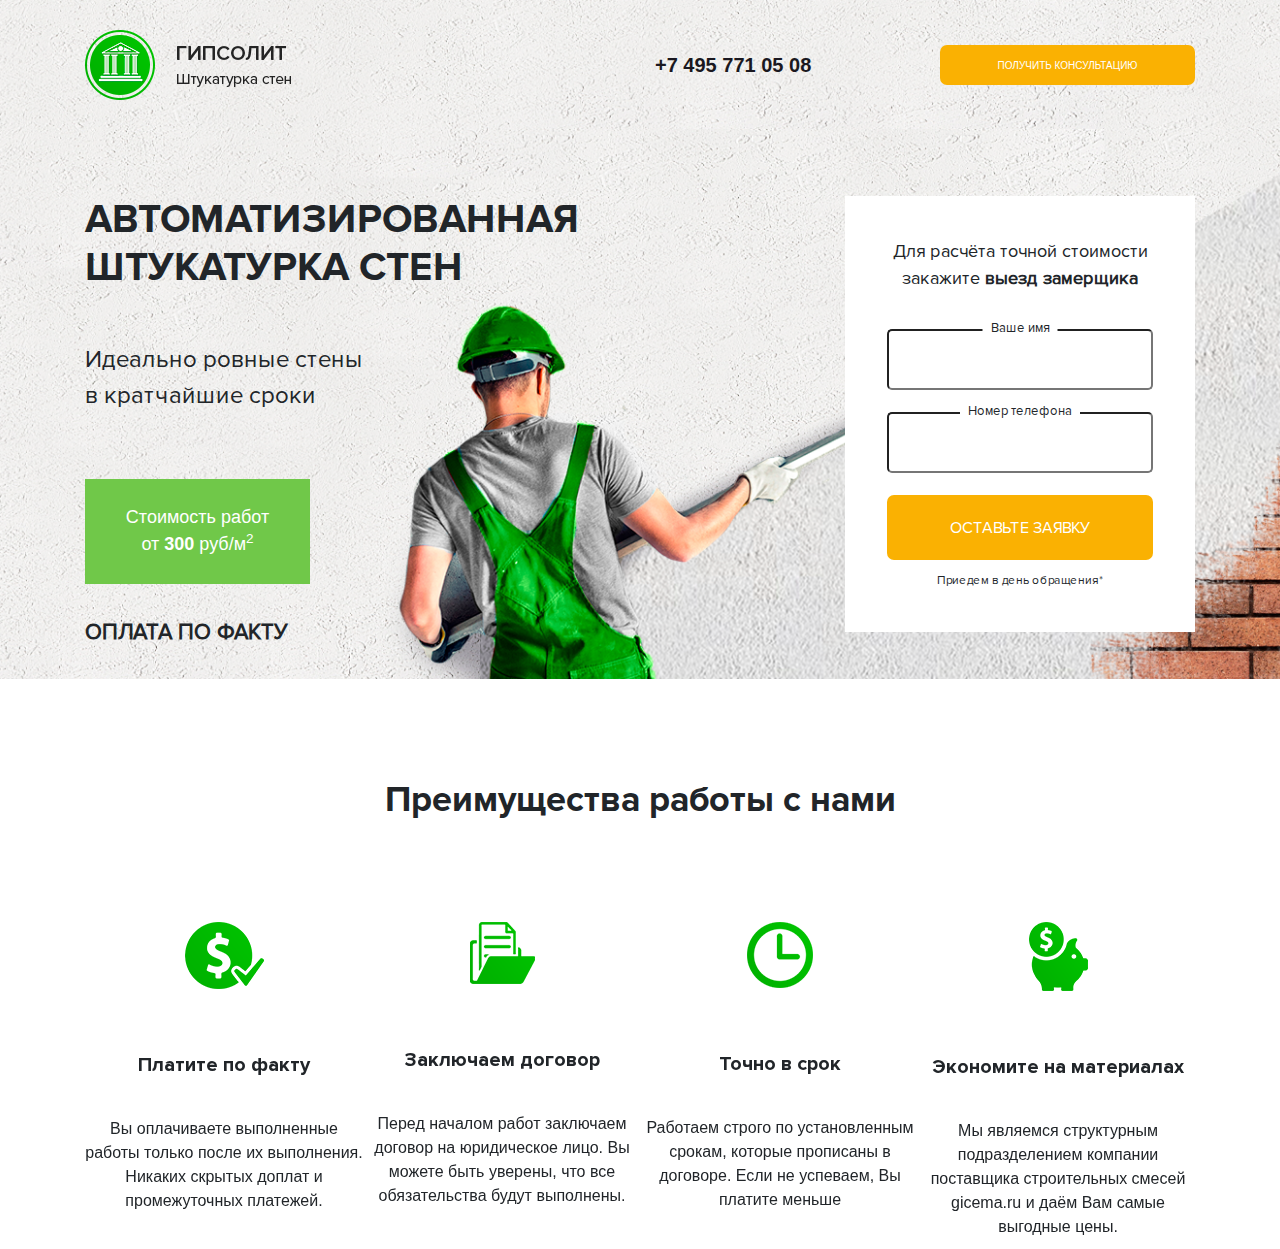
<file: index.html>
<!doctype html>
<html lang="en">
    <head>
    <!-- Required meta tags -->
    <meta charset="utf-8">
    <meta name="viewport" content="width=device-width, initial-scale=1, shrink-to-fit=no">
    <!-- Bootstrap CSS -->
    <link rel="stylesheet" href="https://stackpath.bootstrapcdn.com/bootstrap/4.3.1/css/bootstrap.min.css" integrity="sha384-ggOyR0iXCbMQv3Xipma34MD+dH/1fQ784/j6cY/iJTQUOhcWr7x9JvoRxT2MZw1T" crossorigin="anonymous">
    <title>Автоматизированная штукатурка стен</title>
    <link rel="stylesheet" href="css/bootstrap_my.css">
    <link rel="stylesheet" href="less/style.css">
    </head>
    <body>

        <div class="main">
            <div class="container">
                <div class="header">
                    <div class="row">
    
                        <div class="col-xl-3 col-md-3">
                            <img src="img/logo.png" alt="">
                        </div>
    
                        <div class="phone col-xl-3 offset-xl-3 col-md-4 offset-md-2">
                            <div class="phone-link">
                                <a href="#">+7 495 771 05 08</a>
                            </div>
                        </div>
    
                        <div class="col-xl-3 col-md-3">
                            <div class="wrap">
                                <div class="wrap-block">
                                    <button class="button btn-link">получить консультацию</button>
                                </div>
                            </div>
                        </div>
    
                    </div>
                </div>
                <div class="main-content">
                    <div class="row">
                        <div class="col-lg-5">
                            <div class="main-title">
                                <h1>Автоматизированная <br>штукатурка стен</h1>
                                <p class="main-subtitle">Идеально ровные стены <br>в кратчайшие сроки</p>
                                <div class="price">
                                    <span>Стоимость работ <br>от
                                        <strong>300 </strong>руб/м<sup>2</sup></span>
                                </div>
                                <strong class="main-trigger">Оплата по факту</strong>
                            </div>
                        </div>
                        <div class="col-lg-4 offset-lg-3 col-md-8 offset-md-2">
                            <div class="main-form">
                                <div class="main-form-title">
                                    Для расчёта точной стоимости <br>закажите <strong>выезд замерщика</strong>
                                </div>
                                <label for="#">Ваше имя</label>
                                <input class="main-form-input" type="text">
                                <label for="#">Номер телефона</label>
                                <input class="main-form-input" type="text">
                                <button class="button main-form-btn" type="submit">Оставьте заявку</button>
                                <div class="main-form-subtitle">
                                    Приедем в день обращения*
                                </div>
                            </div>
                        </div>
                    </div>
                </div>
            </div>
        </div>

        <div class="features-box">
            <div class="container">
                <div class="features-header">
                    <h2>Преимущества работы с нами</h2>
                </div>
                <div class="features">
                    <div class="features-block">
                        <div class="img">
                            <picture>
                                <source srcset="img/features/coin.svg" type="image/">
                                <img src="img/features/coin.png" alt="Платите по факту
                                ">
                            </picture>
                        </div>
                        <h3>Платите по факту</h3>
                        <p>Вы оплачиваете выполненные работы только после их выполнения. Никаких скрытых доплат и промежуточных платежей.
                            </p>
                    </div>
                    <div class="features-block">
                        <div class="img">
                            <picture>
                                <source srcset="img/features/folder.svg" type="image/">
                                <img src="img/features/folder.png" alt="Заключаем договор
                                ">
                            </picture>
                        </div>
                        <h3>Заключаем договор</h3>
                        <p>Перед началом работ заключаем договор на юридическое лицо. Вы можете быть уверены, что все обязательства будут выполнены.
                            </p>
                    </div>
                    <div class="features-block">
                        <div class="img">
                            <picture>
                                <source srcset="img/features/clock.svg" type="image/">
                                <img src="img/features/clock.png" alt="Точно в срок">
                            </picture>
                        </div>
                        <h3>Точно в срок</h3>
                        <p>Работаем строго по установленным срокам, которые прописаны 
                                в договоре. Если не успеваем, Вы платите меньше</p>
                    </div>
                    <div class="features-block">
                        <div class="img">
                            <picture>
                                <source srcset="img/features/piggy-bank.svg" type="image/">
                                <img src="img/features/piggy-bank.png" alt="Экономите на материалах">
                            </picture>
                        </div>
                        <h3>Экономите на материалах</h3>
                        <p>Мы являемся структурным подразделением компании поставщика строительных смесей gicema.ru  и даём Вам самые 
                                выгодные цены.
                                </p>
                    </div>
                </div>
            </div>
        </div>
    <script
        src="https://code.jquery.com/jquery-1.12.4.min.js"
        integrity="sha256-ZosEbRLbNQzLpnKIkEdrPv7lOy9C27hHQ+Xp8a4MxAQ="
        crossorigin="anonymous"></script>
    <script src="https://stackpath.bootstrapcdn.com/bootstrap/4.3.1/js/bootstrap.min.js"></script>
    <link rel="stylesheet" href="slick/slick/slick.css">
    <link rel="stylesheet" href="slick/slick/slick-theme.css">
    <script src="slick/slick/slick.min.js"></script>

    <script>
        $(document).ready(function(){
            $('.features').slick({
                infinite: true,
                slidesToShow: 4,
                slidesToScroll: 1,
                responsive: [
                    {
                        breakpoint: 991,
                        settings: {
                            slidesToShow: 2,
                            prevArrow: '<button class="slider-btn prev"></button>',
                            nextArrow: '<button class="slider-btn next"></button>',
                            slidesToScroll: 2,
                        }
                    },
                    {
                        breakpoint: 767,
                        settings: {
                            slidesToShow: 1,
                            prevArrow: '<button class="slider-btn prev"></button>',
                            nextArrow: '<button class="slider-btn next"></button>',
                            slidesToScroll: 1
                        }
                    },
                ]
            });
        });
    </script>

    </body>
</html>
</file>
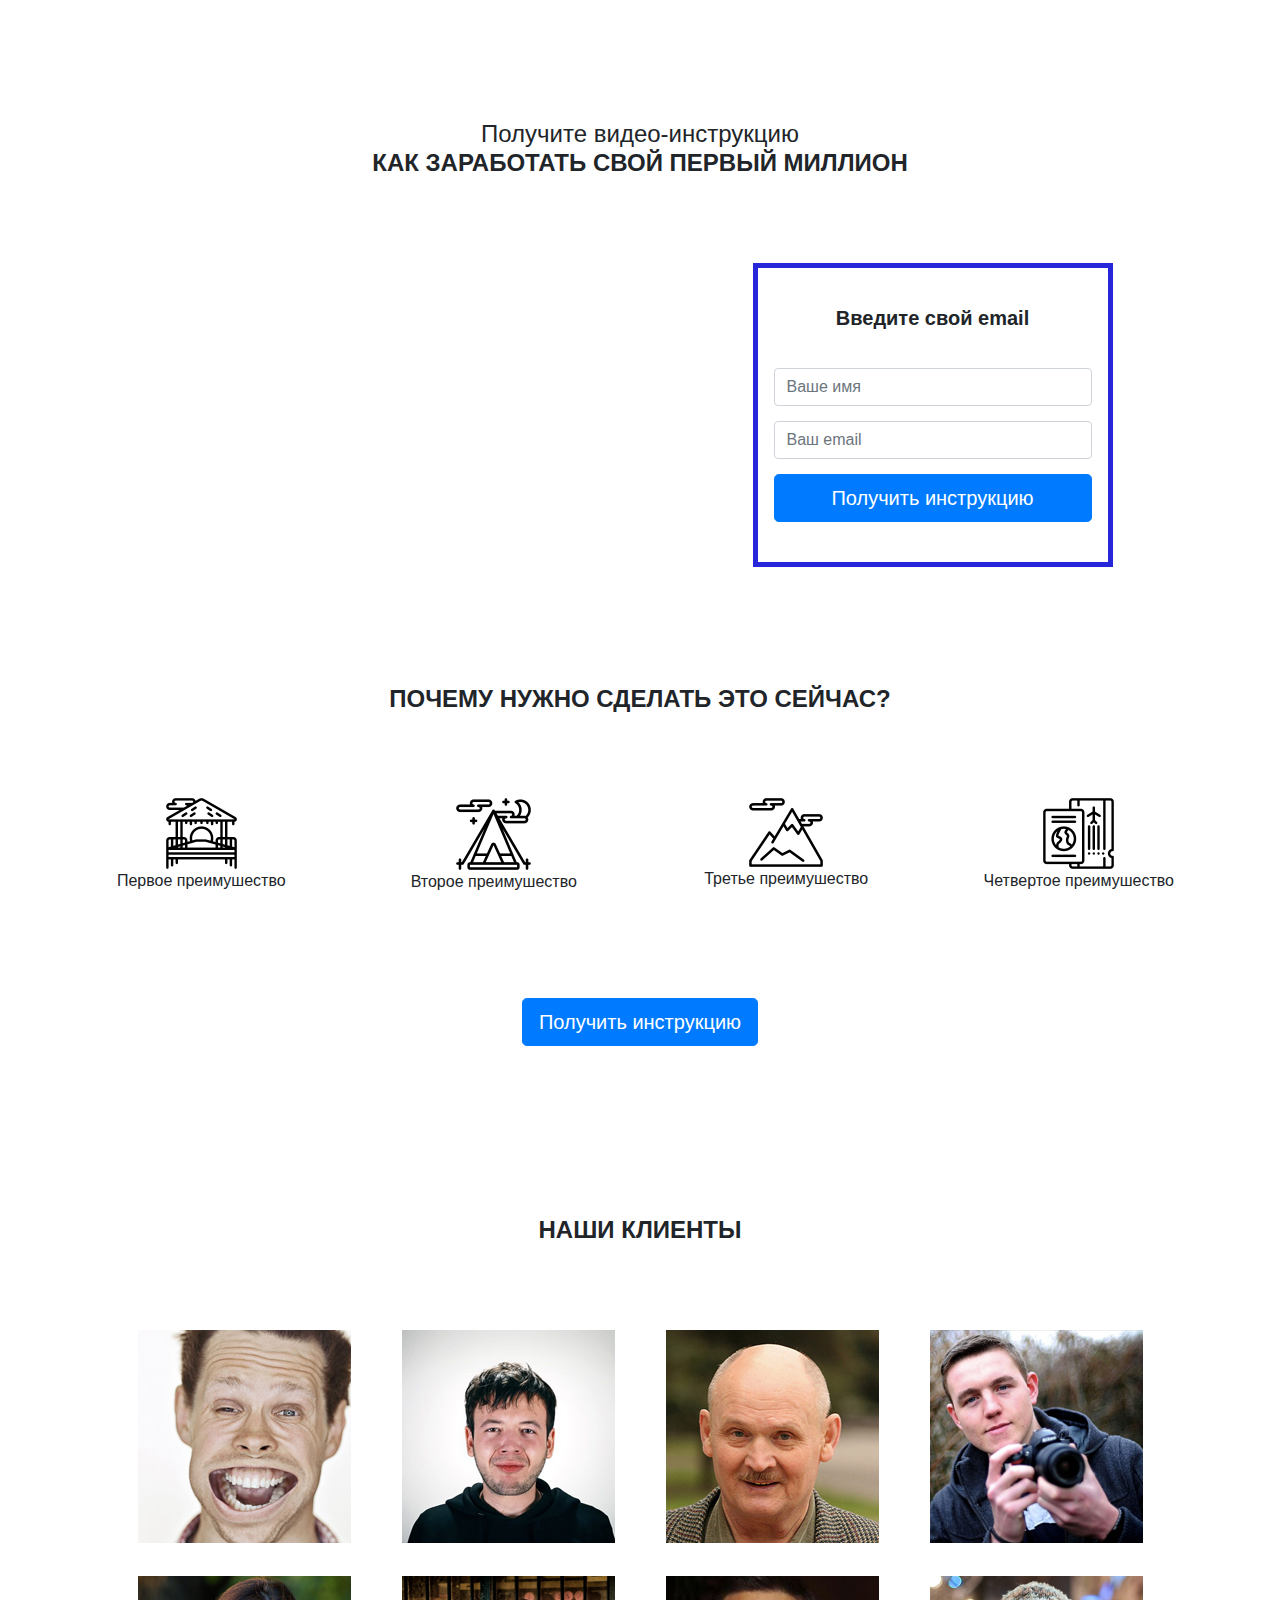
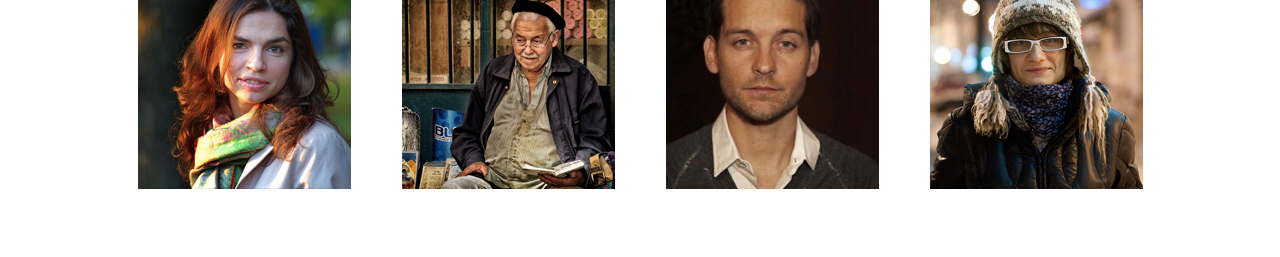
<file: lesson_12/index.html>
<!DOCTYPE html>
<html lang="en">
<head>
    <meta charset="UTF-8">
    <meta name="viewport" content="width=device-width, initial-scale=1.0">
    <meta http-equiv="X-UA-Compatible" content="ie=edge">
    <title>Document</title>
    <link rel="stylesheet" href="css/bootstrap.css">
    <link rel="stylesheet" href="css/style.css">
</head>
<body>
    
    <div class="container">
        <div class="row">
           <div class="col-lg-8 offset-lg-2">
                <h1 class="text-center">
                    <span>Получите видео-инструкцию</span><br>
                    <strong class="text-uppercase">Как заработать свой первый миллион</strong>
                </h1>
           </div>
        </div>
        <div class="main-box">
            <div class="row">
                <div class="col-lg-6 offset-lg-1 col-sm-12">
                    <div class="video">
                            <iframe width="100%" height="315" src="https://www.youtube.com/embed/ayVLjyWqMCs" frameborder="0" allow="accelerometer; autoplay; encrypted-media; gyroscope; picture-in-picture" allowfullscreen></iframe>
                    </div>
                </div>
                <div class="col-lg-4 offset-lg-0 col-sm-12">
                    <div class="form-box">
                        <div class="form-header text-center">Введите свой email</div>
                        <form action="#">
                            <input type="text" class="form-control input-lg" placeholder="Ваше имя">
                            <input type="text" class="form-control input-lg" placeholder="Ваш email">
                            <button class="btn btn-primary btn-block btn-lg">Получить инструкцию</button>
                        </form>
                    </div>
                </div>
            </div>
        </div>
    </div>
    <div class="container">
        <div class="row">
            <div class="col-lg-12">
                <h2 class="text-uppercase text-center">Почему нужно сделать это сейчас?</h2>
            </div>
        </div>
            <div class="row text-center">
                        <div class="feature-box col-lg-3 col-md-6 col-sm-12">
                            <img src="img/001.png" alt="1 преимущество">
                            <p>Первое преимушество</p>
                        </div>
                        <div class="feature-box col-lg-3 col-md-6 col-sm-12">
                            <img src="img/002.png" alt="2 преимущество">
                            <p>Второе преимушество</p>
                        </div>
                        <div class="feature-box col-lg-3 col-md-6 col-sm-12">
                            <img src="img/003.png" alt="3 преимущество">
                            <p>Третье преимушество</p>
                        </div>
                        <div class="feature-box col-lg-3 col-md-6 col-sm-12">
                            <img src="img/004.png" alt="4 преимущество">
                            <p>Четвертое преимушество</p>
                        </div>
                </div>
            <div class="row">
                    <button class="btn btn-primary btn-lg mx-auto">Получить инструкцию</button>
            </div>
    </div>
    <div class="container">
        <div class="row text-center">
            <div class="col-lg-12">
                <h2 class="client-header text-uppercase">Наши клиенты</h2>
            </div>
        </div> 
        <div class="clients-pictures text-center">
                <div class="row">
                        <div class="picture col-lg-3 col-md-6 col-sm-12"><img src="img/01.jpg" alt="Фото клиента"></div>
                        <div class="picture col-lg-3 col-md-6 col-sm-12"><img src="img/02.jpg" alt="Фото клиента"></div>
                        <div class="picture col-lg-3 col-md-6 col-sm-12"><img src="img/03.jpg" alt="Фото клиента"></div>
                        <div class="picture col-lg-3 col-md-6 col-sm-12"><img src="img/04.jpg" alt="Фото клиента"></div>
                    </div>
                    <div class="row">
                        <div class="picture col-lg-3 col-md-6 col-sm-12"><img src="img/05.jpg" alt="Фото клиента"></div>
                        <div class="picture col-lg-3 col-md-6 col-sm-12"><img src="img/06.jpg" alt="Фото клиента"></div>
                        <div class="picture col-lg-3 col-md-6 col-sm-12"><img src="img/07.jpg" alt="Фото клиента"></div>
                        <div class="picture col-lg-3 col-md-6 col-sm-12"><img src="img/08.jpg" alt="Фото клиента"></div>
                    </div>
                </div>
        </div>

</body>
</html>
</file>
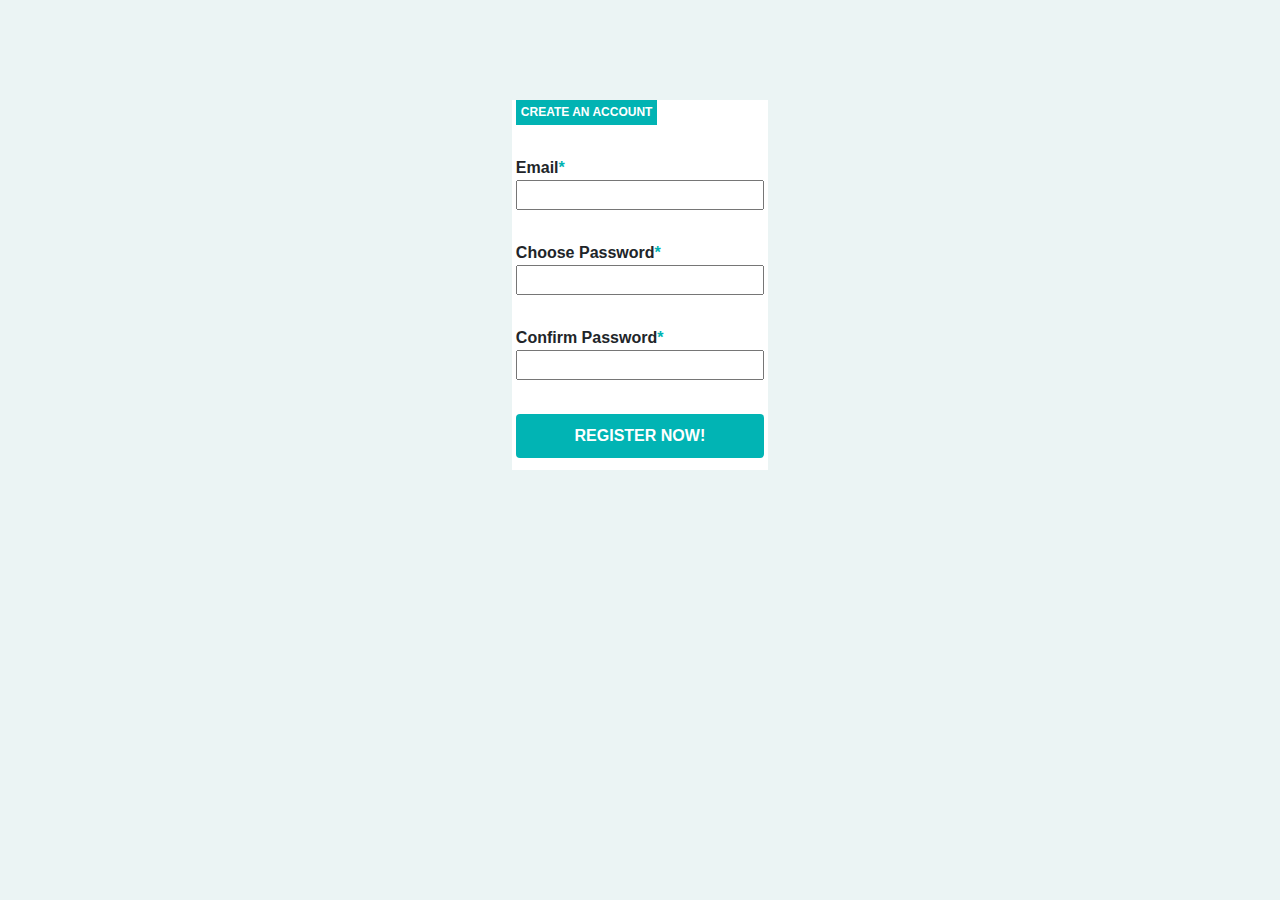
<file: lesson_13/index.html>
<!DOCTYPE html>
<html lang="en">
<head>
    <meta charset="UTF-8">
    <meta name="viewport" content="width=, initial-scale=1.0">
    <meta http-equiv="X-UA-Compatible" content="ie=edge">
    <link rel="stylesheet" href="css/bootstrap.css">
    <link rel="stylesheet" href="css/style.css">
    <title>Document</title>
</head>
<body>
    <div class="form-block text-center">
        <div class="form">
            <div class="title">
                <p>Create an account</p>
            </div>
            <div class="main-form">
                <div class="email">
                    <p>Email<span>*</span></p>
                    <input type="text">
                </div>
                <div class="choose-password">
                    <p>Choose Password<span>*</span></p>
                    <input type="text">
                </div>
                <div class="Confirm-password">
                    <p>Confirm Password<span>*</span></p>
                    <input type="text">
                </div>
            </div>
            <div class="button">
                <button class="btn btn-default" type="button">register now!</button>
            </div>
        </div>
    </div>
</body>
</html>
</file>
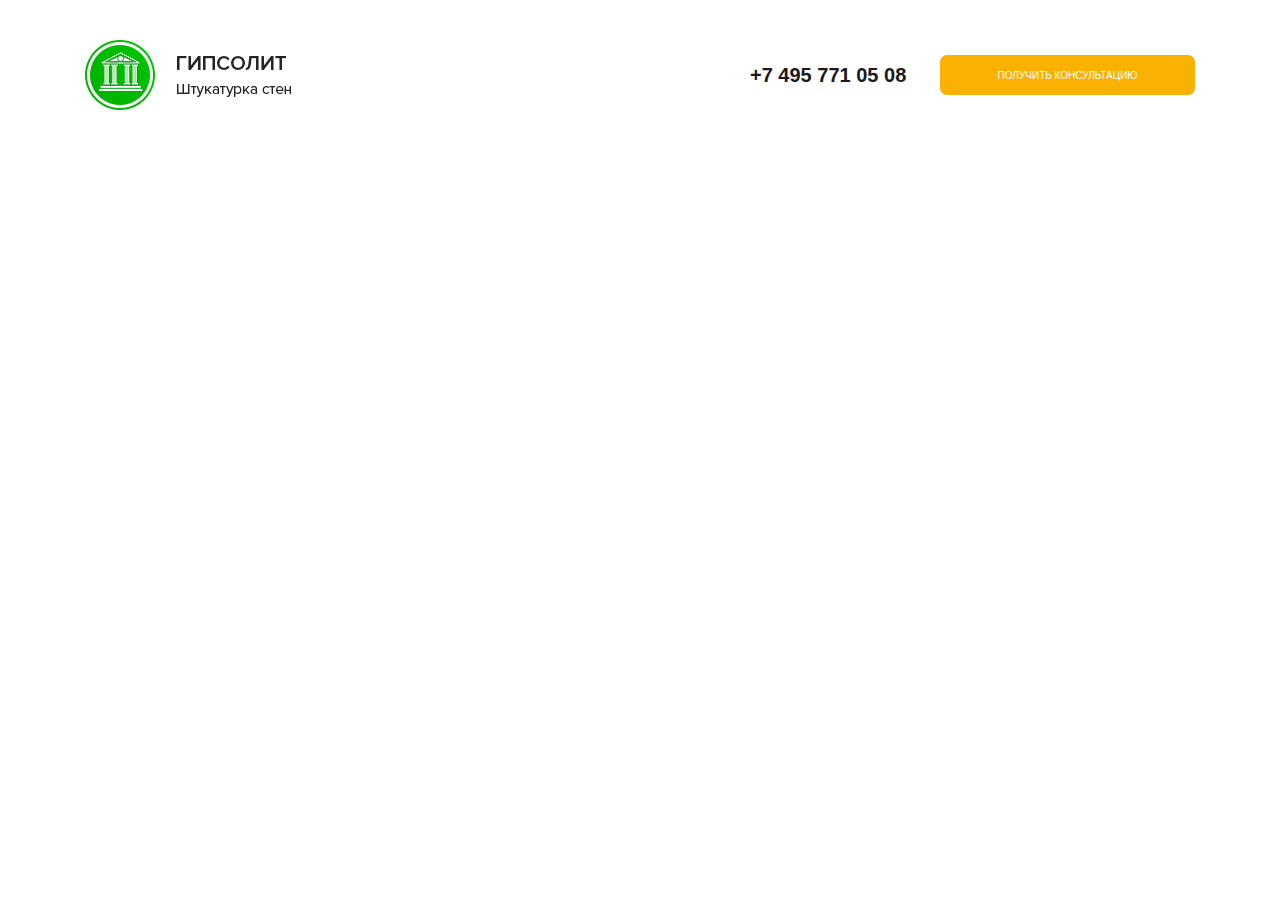
<file: lesson_14/index.html>
<!doctype html>
<html lang="en">
    <head>
    <!-- Required meta tags -->
    <meta charset="utf-8">
    <meta name="viewport" content="width=device-width, initial-scale=1, shrink-to-fit=no">
    <!-- Bootstrap CSS -->
    <link rel="stylesheet" href="https://stackpath.bootstrapcdn.com/bootstrap/4.3.1/css/bootstrap.min.css" integrity="sha384-ggOyR0iXCbMQv3Xipma34MD+dH/1fQ784/j6cY/iJTQUOhcWr7x9JvoRxT2MZw1T" crossorigin="anonymous">
    <title>Автоматизированная штукатурка стен</title>
    <link rel="stylesheet" href="css/bootstrap_my.css">
    <link rel="stylesheet" href="less/style.css">
    </head>
    <body>

        <div class="container">
            <div class="header">
                <div class="row">

                    <div class="col-md-3">
                        <img src="img/logo.png" alt="">
                    </div>

                    <div class="col-md-2 offset-md-4">
                        <div class="phone-link">
                            <a href="#">+7 495 771 05 08</a>
                        </div>
                    </div>

                    <div class="col-md-3">
                        <div class="wrap">
                            <div class="wrap-block">
                                <button class="button btn-link">получить консультацию</button>
                            </div>
                        </div>
                    </div>

                </div>
            </div>
        </div>

    <script src="https://stackpath.bootstrapcdn.com/bootstrap/4.3.1/js/bootstrap.min.js" integrity="sha384-JjSmVgyd0p3pXB1rRibZUAYoIIy6OrQ6VrjIEaFf/nJGzIxFDsf4x0xIM+B07jRM" crossorigin="anonymous"></script>
    </body>
</html>
</file>
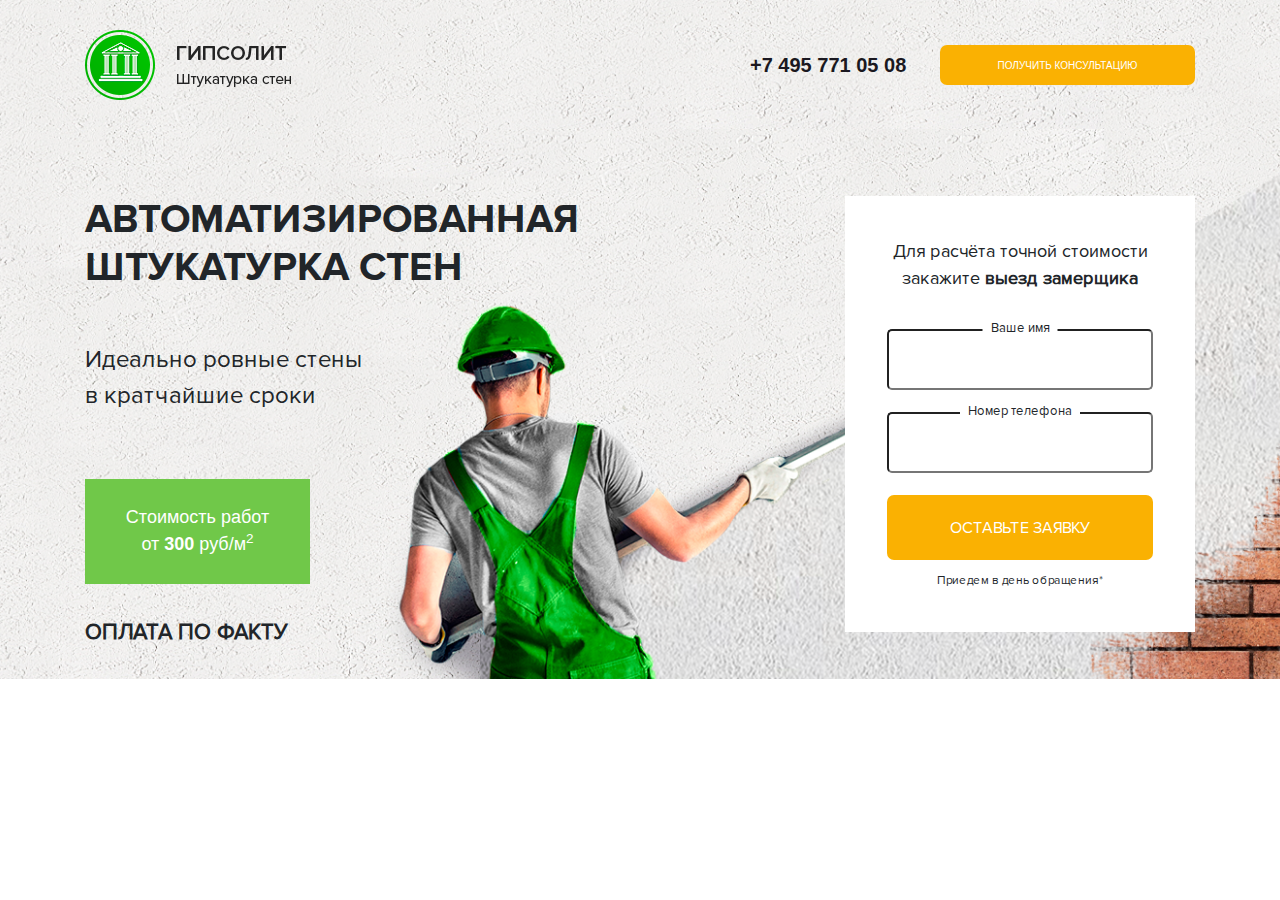
<file: lesson_19/index.html>
<!doctype html>
<html lang="en">
    <head>
    <!-- Required meta tags -->
    <meta charset="utf-8">
    <meta name="viewport" content="width=device-width, initial-scale=1, shrink-to-fit=no">
    <!-- Bootstrap CSS -->
    <link rel="stylesheet" href="https://stackpath.bootstrapcdn.com/bootstrap/4.3.1/css/bootstrap.min.css" integrity="sha384-ggOyR0iXCbMQv3Xipma34MD+dH/1fQ784/j6cY/iJTQUOhcWr7x9JvoRxT2MZw1T" crossorigin="anonymous">
    <title>Автоматизированная штукатурка стен</title>
    <link rel="stylesheet" href="css/bootstrap_my.css">
    <link rel="stylesheet" href="less/style.css">
    </head>
    <body>

        <div class="main">
            <div class="container">
                <div class="header">
                    <div class="row">
    
                        <div class="col-md-3">
                            <img src="img/logo.png" alt="">
                        </div>
    
                        <div class="col-md-2 offset-md-4">
                            <div class="phone-link">
                                <a href="#">+7 495 771 05 08</a>
                            </div>
                        </div>
    
                        <div class="col-md-3">
                            <div class="wrap">
                                <div class="wrap-block">
                                    <button class="button btn-link">получить консультацию</button>
                                </div>
                            </div>
                        </div>
    
                    </div>
                </div>
                <div class="main-content">
                    <div class="row">
                        <div class="col-md-5">
                            <div class="main-title">
                                <h1>Автоматизированная <br>штукатурка стен</h1>
                            </div>
                            <div class="main-subtitle">Идеально ровные стены <br>в кратчайшие сроки</div>
                            <span>
                                Стоимость работ <br>от
                                <strong>300 </strong>руб/м<sup>2</sup>
                            </span>
                            <div class="main-trigger">
                                <strong>Оплата по факту</strong>
                            </div>
                        </div>
                        <div class="offset-md-3 col-md-4">
                            <div class="main-form">
                                <div class="main-form-title">
                                    Для расчёта точной стоимости <br>закажите <strong>выезд замерщика</strong>
                                </div>
                                <label for="#">Ваше имя</label>
                                <input class="main-form-input" type="text">
                                <label for="#">Номер телефона</label>
                                <input class="main-form-input" type="text">
                                <button class="button main-form-btn" type="submit">Оставьте заявку</button>
                                <div class="main-form-subtitle">
                                    Приедем в день обращения*
                                </div>
                            </div>
                        </div>
                    </div>
                </div>
            </div>
        </div>

    <script src="https://stackpath.bootstrapcdn.com/bootstrap/4.3.1/js/bootstrap.min.js" integrity="sha384-JjSmVgyd0p3pXB1rRibZUAYoIIy6OrQ6VrjIEaFf/nJGzIxFDsf4x0xIM+B07jRM" crossorigin="anonymous"></script>
    </body>
</html>
</file>
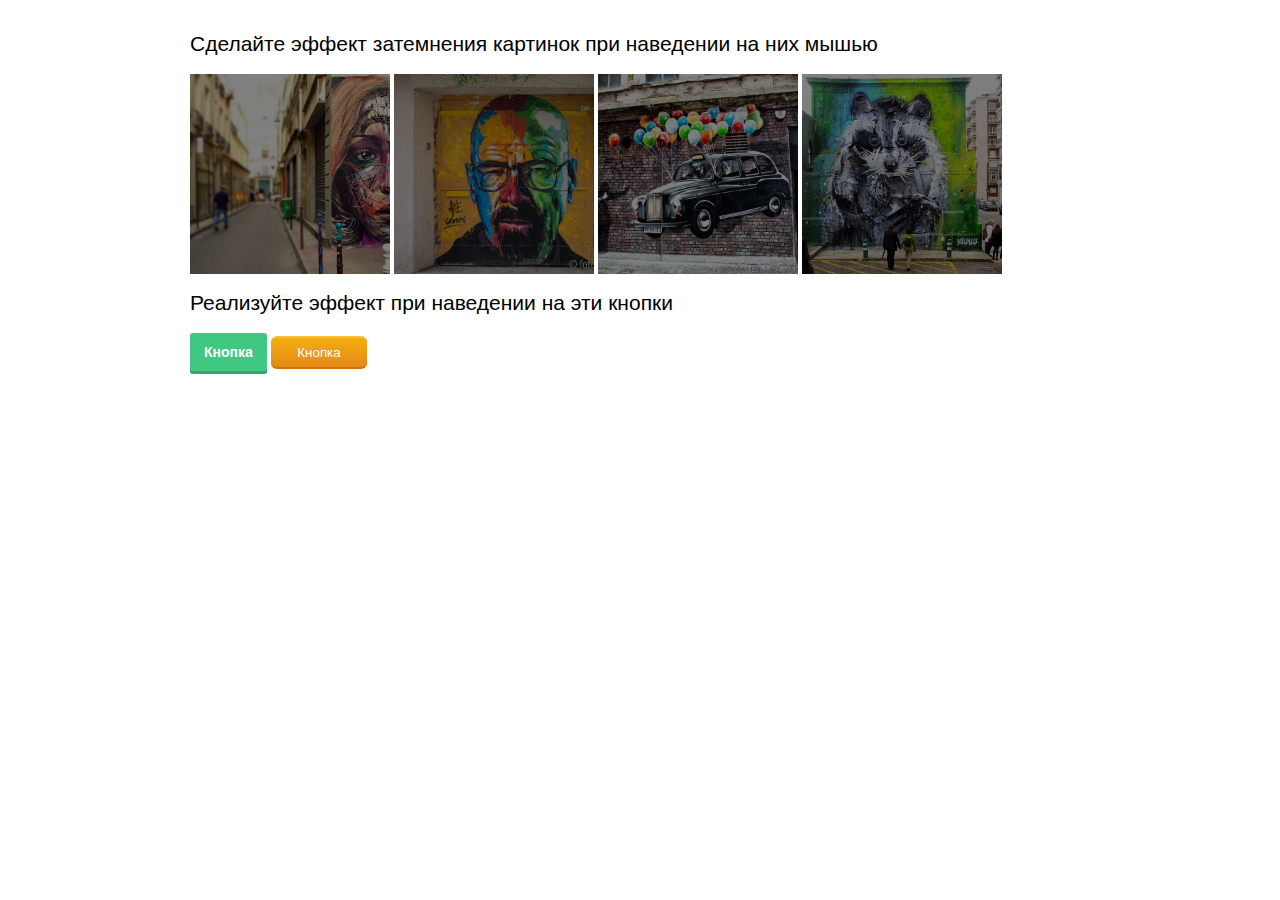
<file: lesson_20/index.html>
<!DOCTYPE html>
<html lang="en">
<head>
	<meta charset="UTF-8">
	<title>Задание к 15 уроку</title>
	<link rel="stylesheet" href="css/style.css">
</head>
<body>
		
		<div class="container">

			<section id="one">
				<h2>Сделайте эффект затемнения картинок при наведении на них мышью</h2>
				<div class="image image-one"></div>
				<div class="image image-two"></div>
				<div class="image image-three"></div>
				<div class="image image-four"></div>
			</section>	

			<section id="two">
				<h2>Реализуйте эффект при наведении на эти кнопки</h2>
				<button class="button button-one">Кнопка</button>
				<button class="button button-two">Кнопка</button>
			</section>
			
		</div>

</body>
</html>
</file>
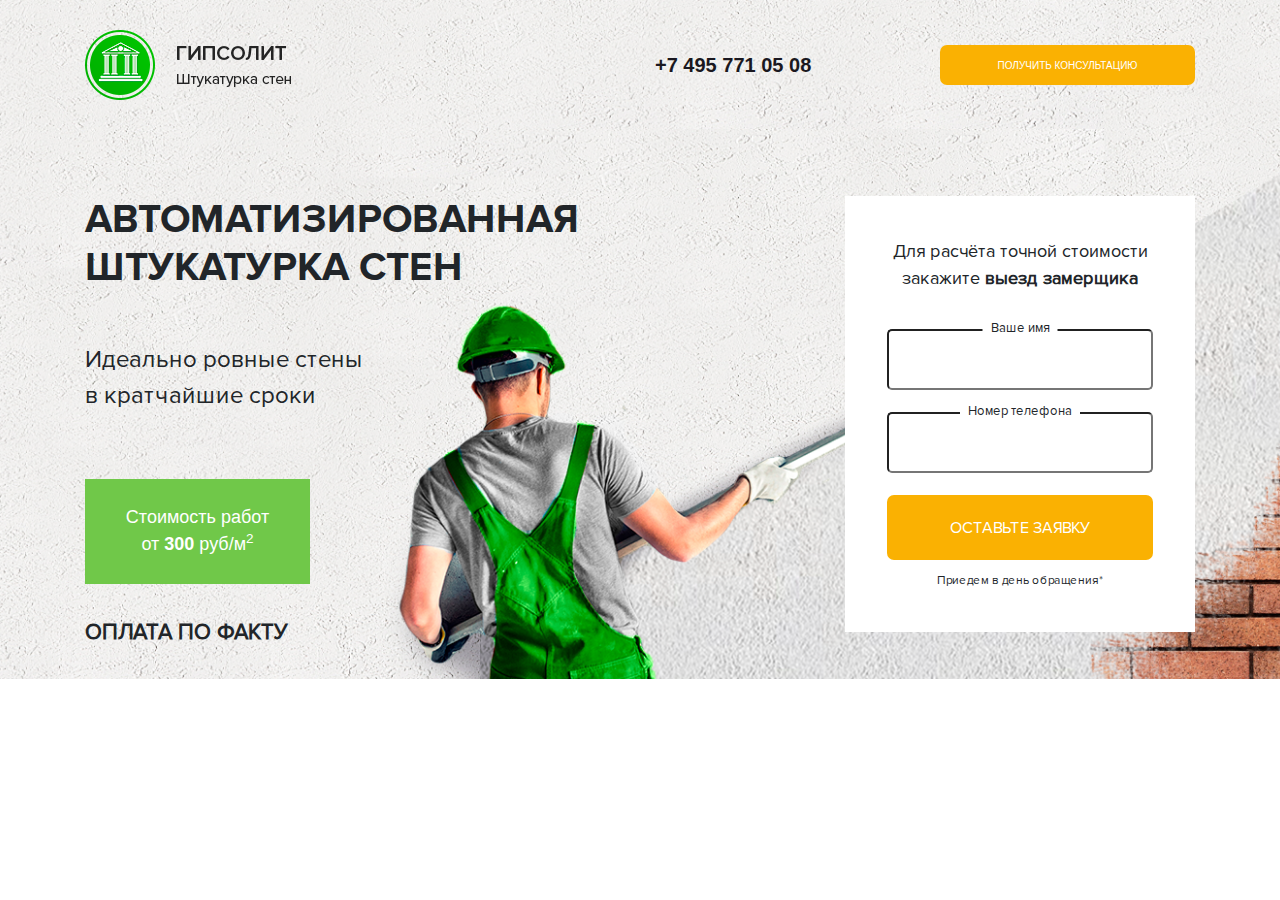
<file: lesson_21/index.html>
<!doctype html>
<html lang="en">
    <head>
    <!-- Required meta tags -->
    <meta charset="utf-8">
    <meta name="viewport" content="width=device-width, initial-scale=1, shrink-to-fit=no">
    <!-- Bootstrap CSS -->
    <link rel="stylesheet" href="https://stackpath.bootstrapcdn.com/bootstrap/4.3.1/css/bootstrap.min.css" integrity="sha384-ggOyR0iXCbMQv3Xipma34MD+dH/1fQ784/j6cY/iJTQUOhcWr7x9JvoRxT2MZw1T" crossorigin="anonymous">
    <title>Автоматизированная штукатурка стен</title>
    <link rel="stylesheet" href="css/bootstrap_my.css">
    <link rel="stylesheet" href="less/style.css">
    </head>
    <body>

        <div class="main">
            <div class="container">
                <div class="header">
                    <div class="row">
    
                        <div class="col-xl-3 col-md-3">
                            <img src="img/logo.png" alt="">
                        </div>
    
                        <div class="phone col-xl-3 offset-xl-3 col-md-4 offset-md-2">
                            <div class="phone-link">
                                <a href="#">+7 495 771 05 08</a>
                            </div>
                        </div>
    
                        <div class="col-xl-3 col-md-3">
                            <div class="wrap">
                                <div class="wrap-block">
                                    <button class="button btn-link">получить консультацию</button>
                                </div>
                            </div>
                        </div>
    
                    </div>
                </div>
                <div class="main-content">
                    <div class="row">
                        <div class="col-lg-5">
                            <div class="main-title">
                                <h1>Автоматизированная <br>штукатурка стен</h1>
                                <p class="main-subtitle">Идеально ровные стены <br>в кратчайшие сроки</p>
                                <div class="price">
                                    <span>Стоимость работ <br>от
                                        <strong>300 </strong>руб/м<sup>2</sup></span>
                                </div>
                                <strong class="main-trigger">Оплата по факту</strong>
                            </div>
                        </div>
                        <div class="col-lg-4 offset-lg-3 col-md-8 offset-md-2">
                            <div class="main-form">
                                <div class="main-form-title">
                                    Для расчёта точной стоимости <br>закажите <strong>выезд замерщика</strong>
                                </div>
                                <label for="#">Ваше имя</label>
                                <input class="main-form-input" type="text">
                                <label for="#">Номер телефона</label>
                                <input class="main-form-input" type="text">
                                <button class="button main-form-btn" type="submit">Оставьте заявку</button>
                                <div class="main-form-subtitle">
                                    Приедем в день обращения*
                                </div>
                            </div>
                        </div>
                    </div>
                </div>
            </div>
        </div>

    <script src="https://stackpath.bootstrapcdn.com/bootstrap/4.3.1/js/bootstrap.min.js" integrity="sha384-JjSmVgyd0p3pXB1rRibZUAYoIIy6OrQ6VrjIEaFf/nJGzIxFDsf4x0xIM+B07jRM" crossorigin="anonymous"></script>
    </body>
</html>
</file>
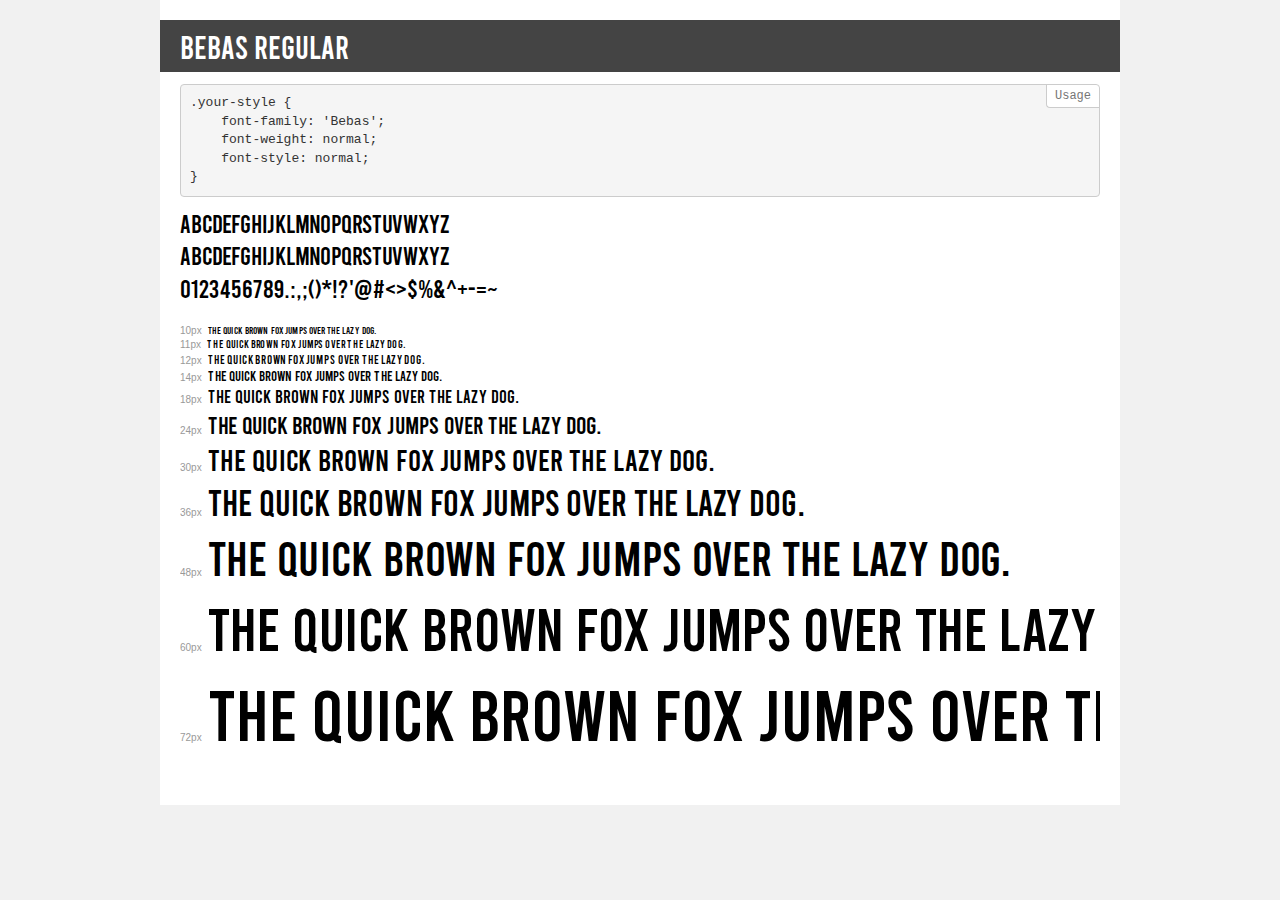
<file: fonts/fonts/bebas/demo.html>
<!DOCTYPE html>
<html>
<head>
    <meta charset="utf-8">
    <meta http-equiv="X-UA-Compatible" content="IE=edge">
    <meta name="viewport" content="width=device-width, initial-scale=1">
    <meta name="robots" content="noindex, noarchive">
    <meta name="format-detection" content="telephone=no">
    <title>Transfonter demo</title>
    <link href="stylesheet.css" rel="stylesheet">
    <style>
        /*
        http://meyerweb.com/eric/tools/css/reset/
        v2.0 | 20110126
        License: none (public domain)
        */
        html, body, div, span, applet, object, iframe,
        h1, h2, h3, h4, h5, h6, p, blockquote, pre,
        a, abbr, acronym, address, big, cite, code,
        del, dfn, em, img, ins, kbd, q, s, samp,
        small, strike, strong, sub, sup, tt, var,
        b, u, i, center,
        dl, dt, dd, ol, ul, li,
        fieldset, form, label, legend,
        table, caption, tbody, tfoot, thead, tr, th, td,
        article, aside, canvas, details, embed,
        figure, figcaption, footer, header, hgroup,
        menu, nav, output, ruby, section, summary,
        time, mark, audio, video {
            margin: 0;
            padding: 0;
            border: 0;
            font-size: 100%;
            font: inherit;
            vertical-align: baseline;
        }
        /* HTML5 display-role reset for older browsers */
        article, aside, details, figcaption, figure,
        footer, header, hgroup, menu, nav, section {
            display: block;
        }
        body {
            line-height: 1;
        }
        ol, ul {
            list-style: none;
        }
        blockquote, q {
            quotes: none;
        }
        blockquote:before, blockquote:after,
        q:before, q:after {
            content: '';
            content: none;
        }
        table {
            border-collapse: collapse;
            border-spacing: 0;
        }
        /* common styles */
        body {
            background: #f1f1f1;
            color: #000;
        }
        .page {
            background: #fff;
            width: 920px;
            margin: 0 auto;
            padding: 20px 20px 0 20px;
            overflow: hidden;
        }
        .font-container {
            overflow-x: auto;
            overflow-y: hidden;
            margin-bottom: 40px;
            line-height: 1.3;
            white-space: nowrap;
            padding-bottom: 5px;
        }
        h1 {
            position: relative;
            background: #444;
            font-size: 32px;
            color: #fff;
            padding: 10px 20px;
            margin: 0 -20px 12px -20px;
        }
        .letters {
            font-size: 25px;
            margin-bottom: 20px;
        }
        .s10:before {
            content: '10px';
        }
        .s11:before {
            content: '11px';
        }
        .s12:before {
            content: '12px';
        }
        .s14:before {
            content: '14px';
        }
        .s18:before {
            content: '18px';
        }
        .s24:before {
            content: '24px';
        }
        .s30:before {
            content: '30px';
        }
        .s36:before {
            content: '36px';
        }
        .s48:before {
            content: '48px';
        }
        .s60:before {
            content: '60px';
        }
        .s72:before {
            content: '72px';
        }
        .s10:before, .s11:before, .s12:before, .s14:before,
        .s18:before, .s24:before, .s30:before, .s36:before,
        .s48:before, .s60:before, .s72:before {
            font-family: Arial, sans-serif;
            font-size: 10px;
            font-weight: normal;
            font-style: normal;
            color: #999;
            padding-right: 6px;
        }
        pre {
            display: block;
            position: relative;
            padding: 9px;
            margin: 0 0 10px;
            font-family: Monaco, Menlo, Consolas, "Courier New", monospace !important;
            font-size: 13px;
            line-height: 1.428571429;
            color: #333;
            font-weight: normal !important;
            font-style: normal !important;
            background-color: #f5f5f5;
            border: 1px solid #ccc;
            overflow-x: auto;
            border-radius: 4px;
        }
        pre:after {
            display: block;
            position: absolute;
            right: 0;
            top: 0;
            content: 'Usage';
            line-height: 1;
            padding: 5px 8px;
            font-size: 12px;
            color: #767676;
            background-color: #fff;
            border: 1px solid #ccc;
            border-right: none;
            border-top: none;
            border-radius: 0 4px 0 4px;
            z-index: 10;
        }
        /* responsive */
        @media (max-width: 959px) {
            .page {
                width: auto;
                margin: 0;
            }
        }
    </style>
</head>
<body>
<div class="page">
    <div class="demo" style="font-family: 'Bebas'; font-weight: normal; font-style: normal;">
        <h1>Bebas Regular</h1>
        <pre>.your-style {
    font-family: 'Bebas';
    font-weight: normal;
    font-style: normal;
}</pre>
        <div class="font-container">
            <p class="letters">
                abcdefghijklmnopqrstuvwxyz<br>
ABCDEFGHIJKLMNOPQRSTUVWXYZ<br>
                0123456789.:,;()*!?'@#<>$%&^+-=~
            </p>
            <p class="s10" style="font-size: 10px;">The quick brown fox jumps over the lazy dog.</p>
            <p class="s11" style="font-size: 11px;">The quick brown fox jumps over the lazy dog.</p>
            <p class="s12" style="font-size: 12px;">The quick brown fox jumps over the lazy dog.</p>
            <p class="s14" style="font-size: 14px;">The quick brown fox jumps over the lazy dog.</p>
            <p class="s18" style="font-size: 18px;">The quick brown fox jumps over the lazy dog.</p>
            <p class="s24" style="font-size: 24px;">The quick brown fox jumps over the lazy dog.</p>
            <p class="s30" style="font-size: 30px;">The quick brown fox jumps over the lazy dog.</p>
            <p class="s36" style="font-size: 36px;">The quick brown fox jumps over the lazy dog.</p>
            <p class="s48" style="font-size: 48px;">The quick brown fox jumps over the lazy dog.</p>
            <p class="s60" style="font-size: 60px;">The quick brown fox jumps over the lazy dog.</p>
            <p class="s72" style="font-size: 72px;">The quick brown fox jumps over the lazy dog.</p>
        </div>
    </div>
</div>
</body>
</html>
</file>
<file: less/style.css>
/* Font styles */
@font-face {
  font-family: 'ProximaNova-reg';
  src: url('../fonts/ProximaNova-Regular.eot');
  src: url('../fonts/ProximaNova-Regular.eot?#iefix') format('embedded-opentype'), url('../fonts/ProximaNova-Regular.woff2') format('woff2'), url('../fonts/ProximaNova-Regular.woff') format('woff'), url('../fonts/ProximaNova-Regular.ttf') format('truetype'), url('../fonts/ProximaNova-Regular.svg#ProximaNova-Regular') format('svg');
  font-weight: normal;
  font-style: normal;
}
@font-face {
  font-family: 'ProximaNova-bold';
  src: url('../fonts/ProximaNova-Bold.eot');
  src: url('../fonts/ProximaNova-Bold.eot?#iefix') format('embedded-opentype'), url('../fonts/ProximaNova-Bold.woff2') format('woff2'), url('../fonts/ProximaNova-Bold.woff') format('woff'), url('../fonts/ProximaNova-Bold.ttf') format('truetype'), url('../fonts/ProximaNova-Bold.svg#ProximaNova-Bold') format('svg');
  font-weight: bold;
  font-style: normal;
}
html {
  font-size: 10px;
}
a:hover {
  text-decoration: none;
}
.button:focus,
input:focus {
  outline: none;
}
/* Header */
.header {
  height: 7rem;
}
.phone-link {
  display: inline-block;
  font-size: 2rem;
  font-weight: 900;
  height: 7rem;
  line-height: 7rem;
}
.phone-link a {
  color: #1a1820;
}
.wrap {
  display: table;
  width: 100%;
  height: 7rem;
}
.wrap-block {
  display: table-cell;
  vertical-align: middle;
}
.button {
  background-color: #fab102;
  color: #fff;
  padding: 1rem 3rem;
  width: 100%;
  height: 4rem;
  border-radius: 7px;
  border: none;
  text-transform: uppercase;
}
.button:hover {
  text-decoration: none;
  color: #fff;
  background: #e19f02;
}
/* Main section */
.main {
  padding: 3rem 0;
  background: #fff url(../img/Main_background.png) center center no-repeat;
  background-size: cover;
  /* main title */
  /* main subtitle */
  /* price 300 rub */
  /* оплата по факту */
  /* Main form */
}
.main-content {
  margin-top: 9.6rem;
}
.main-title h1 {
  font-family: 'ProximaNova-bold', sans-serif;
  margin-bottom: 5rem;
  text-transform: uppercase;
  font-size: 4rem;
}
.main-subtitle {
  margin-bottom: 6.5rem;
  font-size: 2.4rem;
  font-family: 'ProximaNova-reg', sans-serif;
}
.main span {
  display: inline-block;
  margin-bottom: 3.2rem;
  padding: 2.5rem 4rem;
  width: 22.5rem;
  height: 10.5rem;
  font-size: 1.8rem;
  text-align: center;
  background-color: #70c849;
  color: #fff;
}
.main-trigger {
  font-size: 2.2rem;
  font-family: 'ProximaNova-reg', sans-serif;
  text-transform: uppercase;
}
.main .main-form {
  padding: 4.2rem;
  text-align: center;
  background-color: #fff;
}
.main .main-form-title {
  margin-bottom: 3.7rem;
  font-size: 1.8rem;
  font-family: 'ProximaNova-reg', sans-serif;
}
.main .main-form label {
  position: absolute;
  display: inline-block;
  transform: translateX(-50%) translateY(-50%);
  padding: 0 0.8rem;
  font-size: 1.3rem;
  font-family: 'ProximaNova-reg', sans-serif;
  background-color: #fff;
}
.main .main-form-input {
  display: block;
  width: 100%;
  height: 6.1rem;
  border-radius: 0.5rem;
  margin-bottom: 2.2rem;
  padding: 1rem;
}
.main .main-form-btn {
  margin-bottom: 1.2rem;
  height: 6.5rem;
  font-size: 1.6rem;
  font-family: 'ProximaNova-reg', sans-serif;
}
.main .main-form-subtitle {
  font-size: 1.2rem;
  font-family: 'ProximaNova-reg', sans-serif;
}
/* Features container */
.features-header {
  display: block;
  text-align: center;
  margin: 10rem;
}
.features-header h2 {
  font-family: 'ProximaNova-bold', sans-serif;
  font-size: 3.6rem;
}
.features {
  text-align: center;
}
.features-block {
  text-align: center;
  width: 18rem;
}
.features-block .img {
  display: inline-block;
  margin-bottom: 6rem;
}
.features-block h3 {
  margin-bottom: 4rem;
  font-size: 2rem;
  font-family: 'ProximaNova-bold', sans-serif;
}
.features-block p {
  font-size: 1.6rem;
}
.slick-active {
  outline: none;
}
.slider-btn {
  position: absolute;
  z-index: 99;
  height: 2rem;
  width: 2rem;
  top: 50%;
  transform: translateY(-50%);
  border: none;
}
.prev {
  left: 0;
  background: url(../img/left-arrow.png) center no-repeat;
}
.next {
  right: 0;
  background: url(../img/right-arrow.png) center no-repeat;
}
@media (max-width: 991px) {
  .header .button {
    padding: 0;
  }
  .phone-link {
    text-align: center;
  }
  .main-title {
    margin-bottom: 3rem;
    text-align: center;
  }
  .price {
    text-align: center;
  }
}
@media (max-width: 767px) {
  .header {
    height: auto;
    text-align: center;
  }
  .main-content {
    margin-top: 3rem;
  }
  .wrap-block button {
    width: 60%;
  }
}
@media (max-width: 575px) {
  .main {
    background-position: right top;
  }
  .main-title h1 {
    font-size: 2.3rem;
  }
  .main-trigger {
    color: #fff;
  }
}
</file>
<file: lesson_12/css/style.css>
.container {
    padding: 35px 0;
}
h1 {
    font-size: 24px;
    margin: 85px 0;
}
.video {
    margin-bottom: 30px;
}
.form-box {
    border: 5px solid #2727d9;
    padding: 0 16px 40px 16px;
}
.form-header {
    font-size: 20px;
    font-weight: 600;
    margin: 35px 0;
}
form input {
    margin-bottom: 15px;
}
h2 {
    font-size: 24px;
    font-weight: 900;
    margin-bottom: 85px;
}
.feature-box {
   height: 200px;
}
.client-header {
    margin-top: 100px;
}
.clients-pictures {
    margin: 0 5%;
}
.picture {
    margin-bottom: 33px;
}
</file>
<file: lesson_13/css/style.css>
body {
    background-color: #ebf4f4;
    font-family: arial;
    font-weight: bold;
}
.form-block {
    height: 370px;
    width: 20%;
    background-color: #fff;
    margin: auto;
    margin-top: 100px;
}
.form {
    width: 97%;
    margin: auto;
}
.title {
    background-color: #01b3b3;
    width: 57%;
    height: 25px;
    padding: 3px;
}
.title p {
    font-size: 12px;
    text-transform: uppercase;
    color: #ffffff;
}
.main-form p {
    text-align: left;
    margin-top: 31px;
    margin-bottom: 0;
}
.main-form span {
    color: #01b3b3;
}
input {
    height: 30px;
    width: 100%;
}
.button {
    height: 44px;
    width: 97%;
    margin-top: 34px;
}
.btn {
    height: 44px;
    width: 103%;
    background-color: #01b4b4;
    font-size: 16px;
    text-transform: uppercase;
    font-weight: bold;
    color: #fff;
}
</file>
<file: lesson_14/less/style.css>
html {
  font-size: 10px;
}
.header {
  margin-top: 4rem;
  height: 7rem;
}
.phone-link {
  display: inline-block;
  font-size: 2rem;
  font-weight: 900;
  height: 7rem;
  line-height: 7rem;
}
.phone-link a {
  color: #1a1820;
}
.wrap {
  display: table;
  width: 100%;
  height: 7rem;
}
.wrap-block {
  display: table-cell;
  vertical-align: middle;
}
.button {
  background-color: #fab102;
  color: #fff;
  padding: 1rem 3rem;
  width: 100%;
  height: 4rem;
  border-radius: 7px;
  border: none;
  text-transform: uppercase;
}
</file>
<file: lesson_19/less/style.css>
/* Font styles */
@font-face {
  font-family: 'ProximaNova-reg';
  src: url('../fonts/ProximaNova-Regular.eot');
  src: url('../fonts/ProximaNova-Regular.eot?#iefix') format('embedded-opentype'), url('../fonts/ProximaNova-Regular.woff2') format('woff2'), url('../fonts/ProximaNova-Regular.woff') format('woff'), url('../fonts/ProximaNova-Regular.ttf') format('truetype'), url('../fonts/ProximaNova-Regular.svg#ProximaNova-Regular') format('svg');
  font-weight: normal;
  font-style: normal;
}
@font-face {
  font-family: 'ProximaNova-bold';
  src: url('../fonts/ProximaNova-Bold.eot');
  src: url('../fonts/ProximaNova-Bold.eot?#iefix') format('embedded-opentype'), url('../fonts/ProximaNova-Bold.woff2') format('woff2'), url('../fonts/ProximaNova-Bold.woff') format('woff'), url('../fonts/ProximaNova-Bold.ttf') format('truetype'), url('../fonts/ProximaNova-Bold.svg#ProximaNova-Bold') format('svg');
  font-weight: bold;
  font-style: normal;
}
html {
  font-size: 10px;
}
/* Header */
.header {
  height: 7rem;
}
.phone-link {
  display: inline-block;
  font-size: 2rem;
  font-weight: 900;
  height: 7rem;
  line-height: 7rem;
}
.phone-link a {
  color: #1a1820;
}
.wrap {
  display: table;
  width: 100%;
  height: 7rem;
}
.wrap-block {
  display: table-cell;
  vertical-align: middle;
}
.button {
  background-color: #fab102;
  color: #fff;
  padding: 1rem 3rem;
  width: 100%;
  height: 4rem;
  border-radius: 7px;
  border: none;
  text-transform: uppercase;
}
/* Main section */
.main {
  padding: 3rem 0;
  background: #fff url(../img/Main_background.png) center center no-repeat;
  background-size: cover;
  /* main title */
  /* main subtitle */
  /* price 300 rub */
  /* оплата по факту */
  /* Main form */
}
.main-content {
  margin-top: 9.6rem;
}
.main-title h1 {
  font-family: 'ProximaNova-bold', sans-serif;
  margin-bottom: 5rem;
  text-transform: uppercase;
  font-size: 4rem;
}
.main-subtitle {
  margin-bottom: 6.5rem;
  font-size: 2.4rem;
  font-family: 'ProximaNova-reg', sans-serif;
}
.main span {
  display: block;
  margin-bottom: 3.2rem;
  padding: 2.5rem 4rem;
  width: 22.5rem;
  height: 10.5rem;
  font-size: 1.8rem;
  text-align: center;
  background-color: #70c849;
  color: #fff;
}
.main-trigger {
  font-size: 2.2rem;
  font-family: 'ProximaNova-reg', sans-serif;
  text-transform: uppercase;
}
.main .main-form {
  padding: 4.2rem;
  text-align: center;
  background-color: #fff;
}
.main .main-form-title {
  margin-bottom: 3.7rem;
  font-size: 1.8rem;
  font-family: 'ProximaNova-reg', sans-serif;
}
.main .main-form label {
  position: absolute;
  display: inline-block;
  transform: translateX(-50%) translateY(-50%);
  padding: 0 0.8rem;
  font-size: 1.3rem;
  font-family: 'ProximaNova-reg', sans-serif;
  background-color: #fff;
}
.main .main-form-input {
  display: block;
  width: 100%;
  height: 6.1rem;
  border-radius: 0.5rem;
  margin-bottom: 2.2rem;
  padding: 1rem;
}
.main .main-form-btn {
  margin-bottom: 1.2rem;
  height: 6.5rem;
  font-size: 1.6rem;
  font-family: 'ProximaNova-reg', sans-serif;
}
.main .main-form-subtitle {
  font-size: 1.2rem;
  font-family: 'ProximaNova-reg', sans-serif;
}
</file>
<file: lesson_20/css/style.css>
body {
	margin: 0;
	font-size: 14px;
	font-family: sans-serif;
}

h2 {
	font-weight: 100;
}

.container {
	max-width: 900px;
	margin: auto;
	padding: 15px;
}
.image {
	display: inline-block;
	vertical-align: top;
	width: 200px;
	height: 200px;
}
.image-one {
	background: url(../img/1.jpg) center no-repeat;
	background-size: cover;
}
.image-two {
	background: url(../img/2.jpg) center no-repeat;
	background-size: cover;
}
.image-three {
	background: url(../img/3.jpg) center no-repeat;
	background-size: cover;
}
.image-four {
	background: url(../img/4.jpg) center no-repeat;
	background-size: cover;
}
/* Darken images */
.image {
	-webkit-filter: brightness(50%);
	-webkit-transition: all 1s ease;
	-moz-transition: all 1s ease;
	-o-transition: all 1s ease;
	-ms-transition: all 1s ease;
	transition: all 1s ease;
}
.image:hover {
	-webkit-filter: brightness(100%);
  }

.button-one {
	border: none;
	font-weight: 700;
	font-size: 14px;
	color: white;
	padding: .8em 1em calc(.8em + 3px);
	border-radius: 3px;
	background: rgb(64,199,129);
	box-shadow: 0 -3px rgb(53,167,110) inset;
	transition: 0.4s;
}
.button-one:hover {
    box-shadow: inset -3px -3px 10px 0px rgb(46, 146, 96), inset 3px 3px 10px 0px rgb(46, 146, 96);
}
.button-two {
	display: inline-block;
	color: white;
	padding: .5em 2em;
	border: none;
	border-width: 2px 0;
	border-style: solid none;
	border-color: #FDBE33 #000 #D77206;
	border-radius: 6px;
	background: linear-gradient(#F3AE0F, #E38916) #E38916;
	transition: 0.2s;
}
.button-two:hover {
	background: linear-gradient(#E38916, #F3AE0F) #E38916;
}
</file>
<file: lesson_21/less/style.css>
/* Font styles */
@font-face {
  font-family: 'ProximaNova-reg';
  src: url('../fonts/ProximaNova-Regular.eot');
  src: url('../fonts/ProximaNova-Regular.eot?#iefix') format('embedded-opentype'), url('../fonts/ProximaNova-Regular.woff2') format('woff2'), url('../fonts/ProximaNova-Regular.woff') format('woff'), url('../fonts/ProximaNova-Regular.ttf') format('truetype'), url('../fonts/ProximaNova-Regular.svg#ProximaNova-Regular') format('svg');
  font-weight: normal;
  font-style: normal;
}
@font-face {
  font-family: 'ProximaNova-bold';
  src: url('../fonts/ProximaNova-Bold.eot');
  src: url('../fonts/ProximaNova-Bold.eot?#iefix') format('embedded-opentype'), url('../fonts/ProximaNova-Bold.woff2') format('woff2'), url('../fonts/ProximaNova-Bold.woff') format('woff'), url('../fonts/ProximaNova-Bold.ttf') format('truetype'), url('../fonts/ProximaNova-Bold.svg#ProximaNova-Bold') format('svg');
  font-weight: bold;
  font-style: normal;
}
html {
  font-size: 10px;
}
a:hover {
  text-decoration: none;
}
.button:focus,
input:focus {
  outline: none;
}
/* Header */
.header {
  height: 7rem;
}
.phone-link {
  display: inline-block;
  font-size: 2rem;
  font-weight: 900;
  height: 7rem;
  line-height: 7rem;
}
.phone-link a {
  color: #1a1820;
}
.wrap {
  display: table;
  width: 100%;
  height: 7rem;
}
.wrap-block {
  display: table-cell;
  vertical-align: middle;
}
.button {
  background-color: #fab102;
  color: #fff;
  padding: 1rem 3rem;
  width: 100%;
  height: 4rem;
  border-radius: 7px;
  border: none;
  text-transform: uppercase;
}
.button:hover {
  text-decoration: none;
  color: #fff;
  background: #e19f02;
}
/* Main section */
.main {
  padding: 3rem 0;
  background: #fff url(../img/Main_background.png) center center no-repeat;
  background-size: cover;
  /* main title */
  /* main subtitle */
  /* price 300 rub */
  /* оплата по факту */
  /* Main form */
}
.main-content {
  margin-top: 9.6rem;
}
.main-title h1 {
  font-family: 'ProximaNova-bold', sans-serif;
  margin-bottom: 5rem;
  text-transform: uppercase;
  font-size: 4rem;
}
.main-subtitle {
  margin-bottom: 6.5rem;
  font-size: 2.4rem;
  font-family: 'ProximaNova-reg', sans-serif;
}
.main span {
  display: inline-block;
  margin-bottom: 3.2rem;
  padding: 2.5rem 4rem;
  width: 22.5rem;
  height: 10.5rem;
  font-size: 1.8rem;
  text-align: center;
  background-color: #70c849;
  color: #fff;
}
.main-trigger {
  font-size: 2.2rem;
  font-family: 'ProximaNova-reg', sans-serif;
  text-transform: uppercase;
}
.main .main-form {
  padding: 4.2rem;
  text-align: center;
  background-color: #fff;
}
.main .main-form-title {
  margin-bottom: 3.7rem;
  font-size: 1.8rem;
  font-family: 'ProximaNova-reg', sans-serif;
}
.main .main-form label {
  position: absolute;
  display: inline-block;
  transform: translateX(-50%) translateY(-50%);
  padding: 0 0.8rem;
  font-size: 1.3rem;
  font-family: 'ProximaNova-reg', sans-serif;
  background-color: #fff;
}
.main .main-form-input {
  display: block;
  width: 100%;
  height: 6.1rem;
  border-radius: 0.5rem;
  margin-bottom: 2.2rem;
  padding: 1rem;
}
.main .main-form-btn {
  margin-bottom: 1.2rem;
  height: 6.5rem;
  font-size: 1.6rem;
  font-family: 'ProximaNova-reg', sans-serif;
}
.main .main-form-subtitle {
  font-size: 1.2rem;
  font-family: 'ProximaNova-reg', sans-serif;
}
@media (max-width: 991px) {
  .header .button {
    padding: 0;
  }
  .phone-link {
    text-align: center;
  }
  .main-title {
    margin-bottom: 3rem;
    text-align: center;
  }
  .price {
    text-align: center;
  }
}
@media (max-width: 767px) {
  .header {
    height: auto;
    text-align: center;
  }
  .main-content {
    margin-top: 3rem;
  }
  .wrap-block button {
    width: 60%;
  }
}
@media (max-width: 575px) {
  .main {
    background-position: right top;
  }
  .main-title h1 {
    font-size: 2.3rem;
  }
  .main-trigger {
    color: #fff;
  }
}
</file>
<file: fonts/fonts/bebas/stylesheet.css>
@font-face {
    font-family: 'Bebas';
    src: url('Bebas-Regular.eot');
    src: url('Bebas-Regular.eot?#iefix') format('embedded-opentype'),
        url('Bebas-Regular.woff2') format('woff2'),
        url('Bebas-Regular.woff') format('woff'),
        url('Bebas-Regular.ttf') format('truetype'),
        url('Bebas-Regular.svg#Bebas-Regular') format('svg');
    font-weight: normal;
    font-style: normal;
}
</file>
